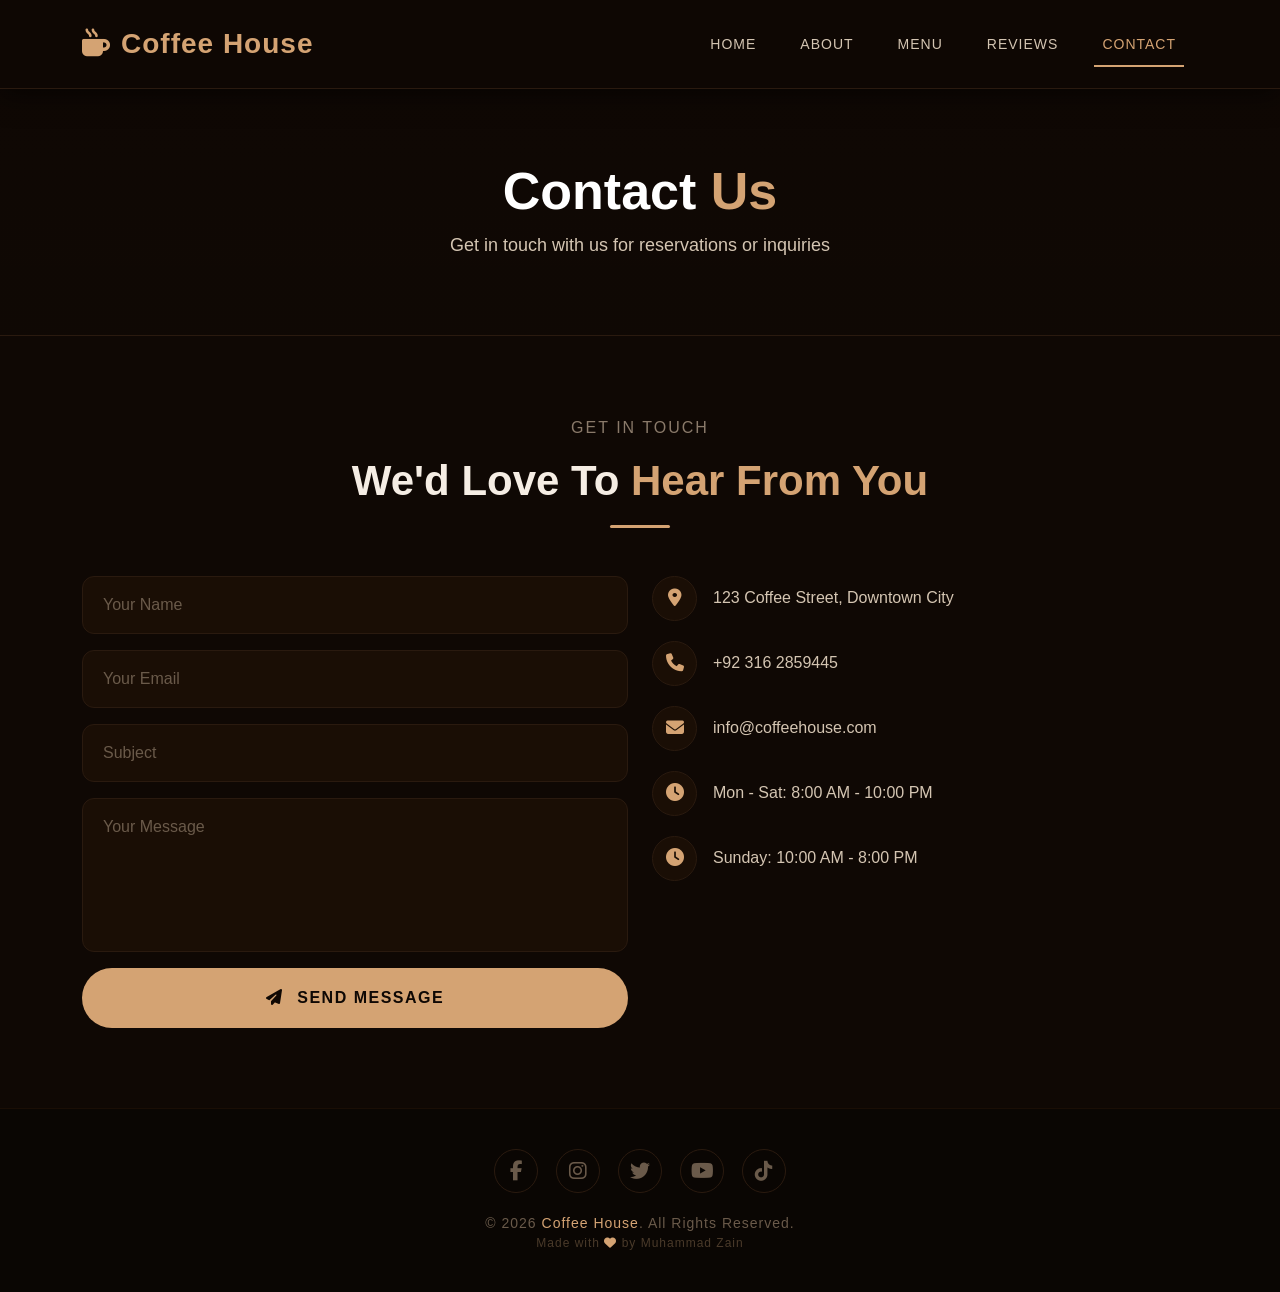
<file: contact.html>
<!DOCTYPE html>
<html lang="en">
<head>
    <meta charset="UTF-8">
    <meta name="viewport" content="width=device-width, initial-scale=1.0">
    <title>Contact - Coffee House</title>

    <!-- Bootstrap 5 -->
    <link href="https://cdn.jsdelivr.net/npm/bootstrap@5.3.3/dist/css/bootstrap.min.css" rel="stylesheet">
    <!-- Font Awesome -->
    <link rel="stylesheet" href="https://cdnjs.cloudflare.com/ajax/libs/font-awesome/6.5.0/css/all.min.css">
    <!-- Custom CSS -->
    <link rel="stylesheet" href="style.css">
</head>
<body>

    <!-- ===== NAVBAR ===== -->
    <nav class="navbar navbar-expand-lg navbar-dark fixed-top">
        <div class="container">
            <a class="navbar-brand" href="index.html">
                <i class="fas fa-mug-hot"></i>Coffee House
            </a>

            <button class="navbar-toggler" type="button" data-bs-toggle="collapse" data-bs-target="#menu">
                <span class="navbar-toggler-icon"></span>
            </button>

            <div class="collapse navbar-collapse" id="menu">
                <ul class="navbar-nav ms-auto">
                    <li class="nav-item"><a class="nav-link" href="index.html">Home</a></li>
                    <li class="nav-item"><a class="nav-link" href="about.html">About</a></li>
                    <li class="nav-item"><a class="nav-link" href="menu.html">Menu</a></li>
                    <li class="nav-item"><a class="nav-link" href="reviews.html">Reviews</a></li>
                    <li class="nav-item"><a class="nav-link active" href="contact.html">Contact</a></li>
                </ul>
            </div>
        </div>
    </nav>

    <!-- ===== PAGE HEADER ===== -->
    <section class="page-header">
        <div class="container">
            <h1>Contact <span>Us</span></h1>
            <p>Get in touch with us for reservations or inquiries</p>
        </div>
    </section>

    <!-- ===== CONTACT CONTENT ===== -->
    <section class="contact-page">
        <div class="container">
            <div class="text-center mb-5">
                <p class="section-subtitle">Get In Touch</p>
                <h2 class="section-title">We'd Love To <span>Hear From You</span></h2>
                <div class="section-divider"></div>
            </div>

            <div class="row">
                <div class="col-lg-6">
                    <form id="contactForm">
                        <input type="text" class="form-control mb-3" placeholder="Your Name" required>
                        <input type="email" class="form-control mb-3" placeholder="Your Email" required>
                        <input type="text" class="form-control mb-3" placeholder="Subject" required>
                        <textarea class="form-control mb-3" rows="5" placeholder="Your Message" required></textarea>
                        <button type="submit" class="coffee-btn">
                            <i class="fas fa-paper-plane"></i> Send Message
                        </button>
                    </form>
                </div>

                <div class="col-lg-6">
                    <div class="contact-info">
                        <div class="info-item">
                            <i class="fas fa-map-marker-alt"></i>
                            <span>123 Coffee Street, Downtown City</span>
                        </div>
                        <div class="info-item">
                            <i class="fas fa-phone"></i>
                            <span>+92 316 2859445</span>
                        </div>
                        <div class="info-item">
                            <i class="fas fa-envelope"></i>
                            <span>info@coffeehouse.com</span>
                        </div>
                        <div class="info-item">
                            <i class="fas fa-clock"></i>
                            <span>Mon - Sat: 8:00 AM - 10:00 PM</span>
                        </div>
                        <div class="info-item">
                            <i class="fas fa-clock"></i>
                            <span>Sunday: 10:00 AM - 8:00 PM</span>
                        </div>
                    </div>
                </div>
            </div>
        </div>
    </section>

    <!-- ===== FOOTER ===== -->
    <footer>
        <div class="container">
            <div class="social-links">
                <a href="#"><i class="fab fa-facebook-f"></i></a>
                <a href="#"><i class="fab fa-instagram"></i></a>
                <a href="#"><i class="fab fa-twitter"></i></a>
                <a href="#"><i class="fab fa-youtube"></i></a>
                <a href="#"><i class="fab fa-tiktok"></i></a>
            </div>
            <p>&copy; 2026 <span>Coffee House</span>. All Rights Reserved.</p>
            <p style="font-size:12px; color:#4a3a2a;">Made with <i class="fas fa-heart" style="color:#d4a373;"></i> by Muhammad Zain</p>
        </div>
    </footer>

    <!-- ===== SCRIPTS ===== -->
    <script src="https://cdn.jsdelivr.net/npm/bootstrap@5.3.3/dist/js/bootstrap.bundle.min.js"></script>
    <script src="script.js"></script>

</body>
</html>
</file>
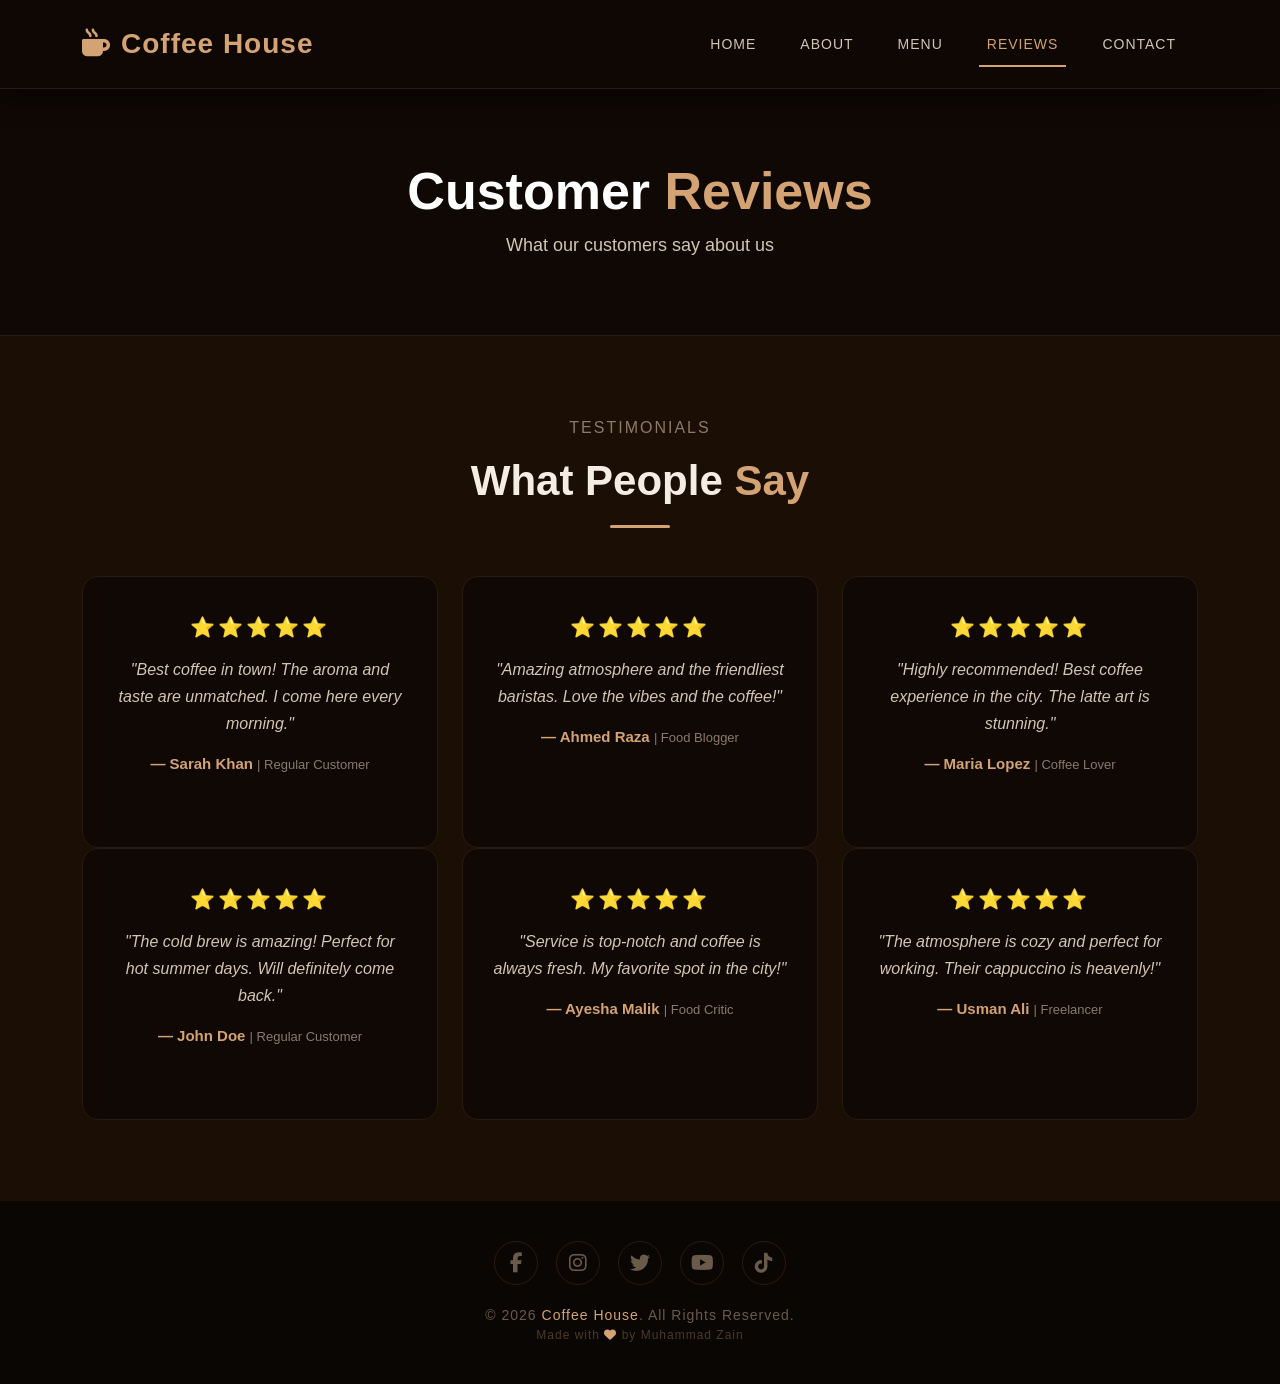
<file: reviews.html>
<!DOCTYPE html>
<html lang="en">
<head>
    <meta charset="UTF-8">
    <meta name="viewport" content="width=device-width, initial-scale=1.0">
    <title>Reviews - Coffee House</title>

    <!-- Bootstrap 5 -->
    <link href="https://cdn.jsdelivr.net/npm/bootstrap@5.3.3/dist/css/bootstrap.min.css" rel="stylesheet">
    <!-- Font Awesome -->
    <link rel="stylesheet" href="https://cdnjs.cloudflare.com/ajax/libs/font-awesome/6.5.0/css/all.min.css">
    <!-- Custom CSS -->
    <link rel="stylesheet" href="style.css">
</head>
<body>

    <!-- ===== NAVBAR ===== -->
    <nav class="navbar navbar-expand-lg navbar-dark fixed-top">
        <div class="container">
            <a class="navbar-brand" href="index.html">
                <i class="fas fa-mug-hot"></i>Coffee House
            </a>

            <button class="navbar-toggler" type="button" data-bs-toggle="collapse" data-bs-target="#menu">
                <span class="navbar-toggler-icon"></span>
            </button>

            <div class="collapse navbar-collapse" id="menu">
                <ul class="navbar-nav ms-auto">
                    <li class="nav-item"><a class="nav-link" href="index.html">Home</a></li>
                    <li class="nav-item"><a class="nav-link" href="about.html">About</a></li>
                    <li class="nav-item"><a class="nav-link" href="menu.html">Menu</a></li>
                    <li class="nav-item"><a class="nav-link active" href="reviews.html">Reviews</a></li>
                    <li class="nav-item"><a class="nav-link" href="contact.html">Contact</a></li>
                </ul>
            </div>
        </div>
    </nav>

    <!-- ===== PAGE HEADER ===== -->
    <section class="page-header">
        <div class="container">
            <h1>Customer <span>Reviews</span></h1>
            <p>What our customers say about us</p>
        </div>
    </section>

    <!-- ===== REVIEWS CONTENT ===== -->
    <section class="reviews-page">
        <div class="container">
            <div class="text-center mb-5">
                <p class="section-subtitle">Testimonials</p>
                <h2 class="section-title">What People <span>Say</span></h2>
                <div class="section-divider"></div>
            </div>

            <div class="row">
                <div class="col-md-4">
                    <div class="review-card">
                        <div class="stars">⭐⭐⭐⭐⭐</div>
                        <p class="review-text">"Best coffee in town! The aroma and taste are unmatched. I come here every morning."</p>
                        <p class="reviewer">— Sarah Khan <span>| Regular Customer</span></p>
                    </div>
                </div>

                <div class="col-md-4">
                    <div class="review-card">
                        <div class="stars">⭐⭐⭐⭐⭐</div>
                        <p class="review-text">"Amazing atmosphere and the friendliest baristas. Love the vibes and the coffee!"</p>
                        <p class="reviewer">— Ahmed Raza <span>| Food Blogger</span></p>
                    </div>
                </div>

                <div class="col-md-4">
                    <div class="review-card">
                        <div class="stars">⭐⭐⭐⭐⭐</div>
                        <p class="review-text">"Highly recommended! Best coffee experience in the city. The latte art is stunning."</p>
                        <p class="reviewer">— Maria Lopez <span>| Coffee Lover</span></p>
                    </div>
                </div>

                <div class="col-md-4">
                    <div class="review-card">
                        <div class="stars">⭐⭐⭐⭐⭐</div>
                        <p class="review-text">"The cold brew is amazing! Perfect for hot summer days. Will definitely come back."</p>
                        <p class="reviewer">— John Doe <span>| Regular Customer</span></p>
                    </div>
                </div>

                <div class="col-md-4">
                    <div class="review-card">
                        <div class="stars">⭐⭐⭐⭐⭐</div>
                        <p class="review-text">"Service is top-notch and coffee is always fresh. My favorite spot in the city!"</p>
                        <p class="reviewer">— Ayesha Malik <span>| Food Critic</span></p>
                    </div>
                </div>

                <div class="col-md-4">
                    <div class="review-card">
                        <div class="stars">⭐⭐⭐⭐⭐</div>
                        <p class="review-text">"The atmosphere is cozy and perfect for working. Their cappuccino is heavenly!"</p>
                        <p class="reviewer">— Usman Ali <span>| Freelancer</span></p>
                    </div>
                </div>
            </div>
        </div>
    </section>

    <!-- ===== FOOTER ===== -->
    <footer>
        <div class="container">
            <div class="social-links">
                <a href="#"><i class="fab fa-facebook-f"></i></a>
                <a href="#"><i class="fab fa-instagram"></i></a>
                <a href="#"><i class="fab fa-twitter"></i></a>
                <a href="#"><i class="fab fa-youtube"></i></a>
                <a href="#"><i class="fab fa-tiktok"></i></a>
            </div>
            <p>&copy; 2026 <span>Coffee House</span>. All Rights Reserved.</p>
            <p style="font-size:12px; color:#4a3a2a;">Made with <i class="fas fa-heart" style="color:#d4a373;"></i> by Muhammad Zain</p>
        </div>
    </footer>

    <!-- ===== SCRIPTS ===== -->
    <script src="https://cdn.jsdelivr.net/npm/bootstrap@5.3.3/dist/js/bootstrap.bundle.min.js"></script>
    <script src="script.js"></script>

</body>
</html>
</file>
<file: style.css>
/* ============================================================
   CUSTOM CSS - Coffee House (Common for all pages)
   ============================================================ */

/* ----- RESET & BASE ----- */
* {
    margin: 0;
    padding: 0;
    box-sizing: border-box;
}

html {
    scroll-behavior: smooth;
}

body {
    font-family: 'Segoe UI', Tahoma, Geneva, Verdana, sans-serif;
    background: #0f0804;
    color: #f5ede4;
    padding-top: 80px;
}

/* ----- NAVBAR ----- */
.navbar {
    background: rgba(15, 8, 4, 0.95);
    padding: 18px 0;
    box-shadow: 0 4px 30px rgba(0, 0, 0, 0.6);
    backdrop-filter: blur(10px);
    border-bottom: 1px solid #2a1a0f;
}

.navbar-brand {
    font-size: 28px;
    font-weight: 700;
    color: #d4a373 !important;
    letter-spacing: 1px;
}

.navbar-brand i {
    color: #d4a373;
    margin-right: 10px;
}

.navbar-brand:hover {
    color: #e8c39e !important;
}

.nav-link {
    color: #d4c5b2 !important;
    font-weight: 500;
    margin: 0 14px;
    transition: 0.3s;
    font-size: 14px;
    letter-spacing: 1px;
    text-transform: uppercase;
    position: relative;
}

.nav-link::after {
    content: '';
    position: absolute;
    bottom: -4px;
    left: 0;
    width: 0;
    height: 2px;
    background: #d4a373;
    transition: 0.3s;
}

.nav-link:hover::after {
    width: 100%;
}

.nav-link:hover {
    color: #d4a373 !important;
}

.nav-link.active {
    color: #d4a373 !important;
}

.nav-link.active::after {
    width: 100%;
}

/* ----- PAGE HEADER (Common for all inner pages) ----- */
.page-header {
    background: linear-gradient(rgba(15, 8, 4, 0.85), rgba(15, 8, 4, 0.90)),
        url('https://images.unsplash.com/photo-1495474472287-4d71bcdd2085?w=1600');
    background-size: cover;
    background-position: center;
    padding: 80px 0 60px;
    text-align: center;
    border-bottom: 1px solid #2a1a0f;
}

.page-header h1 {
    font-size: 52px;
    font-weight: 800;
    color: #fff;
}

.page-header h1 span {
    color: #d4a373;
}

.page-header p {
    color: #d4c5b2;
    font-size: 18px;
    margin-top: 10px;
}

/* ----- SECTION HEADINGS ----- */
.section-title {
    font-size: 42px;
    font-weight: 700;
    color: #f5ede4;
    margin-bottom: 15px;
}

.section-title span {
    color: #d4a373;
}

.section-subtitle {
    color: #8a7a6a;
    font-size: 16px;
    letter-spacing: 2px;
    text-transform: uppercase;
}

.section-divider {
    width: 60px;
    height: 3px;
    background: #d4a373;
    margin: 18px auto 0;
    border-radius: 2px;
}

/* ----- COFFEE BUTTON ----- */
.coffee-btn {
    background: #d4a373;
    color: #0f0804;
    padding: 16px 44px;
    border-radius: 50px;
    font-weight: 700;
    letter-spacing: 1.5px;
    transition: 0.4s;
    border: none;
    text-decoration: none;
    display: inline-block;
    text-transform: uppercase;
    font-size: 14px;
}

.coffee-btn:hover {
    background: #e8c39e;
    color: #0f0804;
    transform: translateY(-4px);
    box-shadow: 0 12px 35px rgba(212, 163, 115, 0.4);
}

.coffee-btn i {
    margin-right: 8px;
}

/* ----- HERO SECTION (Home Page) ----- */
.hero {
    background: linear-gradient(rgba(15, 8, 4, 0.88), rgba(15, 8, 4, 0.92)),
        url('https://images.unsplash.com/photo-1495474472287-4d71bcdd2085?w=1600');
    background-size: cover;
    background-position: center;
    background-attachment: fixed;
    min-height: 100vh;
    display: flex;
    align-items: center;
    padding-top: 80px;
    position: relative;
}

.hero::before {
    content: '';
    position: absolute;
    top: 0;
    left: 0;
    right: 0;
    bottom: 0;
    background: radial-gradient(circle at 70% 50%, rgba(212, 163, 115, 0.08), transparent 70%);
    pointer-events: none;
}

.small-heading {
    color: #d4a373;
    font-size: 13px;
    letter-spacing: 5px;
    text-transform: uppercase;
    margin-bottom: 18px;
    font-weight: 600;
}

.small-heading i {
    margin-right: 8px;
}

.hero h1 {
    font-size: 64px;
    font-weight: 800;
    color: #fff;
    line-height: 1.15;
    margin-bottom: 20px;
}

.hero h1 span {
    color: #d4a373;
    position: relative;
}

.hero h1 span::after {
    content: '';
    position: absolute;
    bottom: 2px;
    left: 0;
    width: 100%;
    height: 4px;
    background: #d4a373;
    border-radius: 2px;
    opacity: 0.4;
}

.hero p {
    color: #d4c5b2;
    font-size: 18px;
    margin-bottom: 32px;
    max-width: 500px;
}

/* ----- COFFEE CUP IMAGE WITH FLOAT ANIMATION ----- */
.cup-img {
    max-width: 380px;
    filter: drop-shadow(0 25px 50px rgba(212, 163, 115, 0.25));
    animation: float 4s ease-in-out infinite;
}

@keyframes float {
    0%,
    100% {
        transform: translateY(0px) rotate(-2deg);
    }
    50% {
        transform: translateY(-25px) rotate(2deg);
    }
}

.hero-stats {
    margin-top: 50px;
    display: flex;
    gap: 40px;
}

.hero-stats .stat {
    text-align: center;
}

.hero-stats .stat-number {
    font-size: 32px;
    font-weight: 800;
    color: #d4a373;
    display: block;
}

.hero-stats .stat-label {
    font-size: 13px;
    color: #8a7a6a;
    text-transform: uppercase;
    letter-spacing: 1px;
}

/* ----- ABOUT PAGE ----- */
.about-page {
    background: #1a0e05;
    padding: 80px 0;
}

.about-page h2 {
    font-size: 42px;
    font-weight: 700;
    color: #f5ede4;
}

.about-page h2 span {
    color: #d4a373;
}

.about-page p {
    color: #b8a89a;
    font-size: 17px;
    line-height: 1.9;
}

/* ----- ABOUT IMAGE ----- */
.about-img {
    width: 100%;
    border-radius: 16px;
    box-shadow: 0 20px 50px rgba(0, 0, 0, 0.5);
    transition: 0.5s;
    border: 1px solid #2a1a0f;
}

.about-img:hover {
    transform: scale(1.02);
    box-shadow: 0 25px 60px rgba(212, 163, 115, 0.15);
}

.about-features {
    display: grid;
    grid-template-columns: 1fr 1fr;
    gap: 15px;
    margin-top: 25px;
}

.about-features .feature {
    display: flex;
    align-items: center;
    gap: 12px;
    color: #d4c5b2;
    font-size: 15px;
}

.about-features .feature i {
    color: #d4a373;
    font-size: 18px;
}

/* ----- MENU PAGE ----- */
.menu-page {
    background: #0f0804;
    padding: 80px 0;
}

/* ----- MENU CARD ----- */
.menu-card {
    background: #1a0e05;
    padding: 35px 25px;
    border-radius: 16px;
    text-align: center;
    transition: 0.4s;
    border: 1px solid #2a1a0f;
    height: 100%;
    position: relative;
    overflow: hidden;
    margin-bottom: 20px;
}

.menu-card::before {
    content: '';
    position: absolute;
    top: 0;
    left: 0;
    right: 0;
    height: 3px;
    background: linear-gradient(90deg, #d4a373, #e8c39e);
    transform: scaleX(0);
    transition: 0.4s;
}

.menu-card:hover::before {
    transform: scaleX(1);
}

.menu-card:hover {
    transform: translateY(-10px);
    border-color: #d4a373;
    box-shadow: 0 20px 50px rgba(212, 163, 115, 0.1);
}

/* ----- MENU CARD IMAGE ----- */
.menu-card img {
    width: 80px;
    height: 80px;
    object-fit: contain;
    margin-bottom: 18px;
    filter: drop-shadow(0 4px 15px rgba(212, 163, 115, 0.2));
}

.menu-card h4 {
    color: #d4a373;
    font-size: 22px;
    font-weight: 700;
    margin-bottom: 8px;
}

.menu-card p {
    color: #b8a89a;
    font-size: 14px;
    margin-bottom: 12px;
}

.menu-card .price {
    display: inline-block;
    background: #d4a373;
    color: #0f0804;
    padding: 8px 28px;
    border-radius: 30px;
    font-weight: 700;
    font-size: 18px;
}

.menu-card .badge-popular {
    position: absolute;
    top: 15px;
    right: 15px;
    background: #d4a373;
    color: #0f0804;
    font-size: 10px;
    padding: 4px 14px;
    border-radius: 30px;
    font-weight: 700;
    letter-spacing: 1px;
    text-transform: uppercase;
}

/* ----- REVIEWS PAGE ----- */
.reviews-page {
    background: #1a0e05;
    padding: 80px 0;
}

.review-card {
    background: #0f0804;
    padding: 35px 30px;
    border-radius: 16px;
    text-align: center;
    border: 1px solid #2a1a0f;
    transition: 0.4s;
    height: 100%;
    margin-bottom: 20px;
}

.review-card:hover {
    border-color: #d4a373;
    transform: translateY(-6px);
    box-shadow: 0 15px 40px rgba(0, 0, 0, 0.3);
}

.review-card .stars {
    color: #f5b342;
    font-size: 20px;
    margin-bottom: 14px;
    letter-spacing: 3px;
}

.review-card .review-text {
    color: #d4c5b2;
    font-size: 16px;
    font-style: italic;
    line-height: 1.7;
}

.review-card .reviewer {
    font-weight: 700;
    color: #d4a373;
    margin-top: 14px;
    font-style: normal;
    font-size: 15px;
}

.review-card .reviewer span {
    color: #8a7a6a;
    font-weight: 400;
    font-size: 13px;
}

/* ----- CONTACT PAGE ----- */
.contact-page {
    background: #0f0804;
    padding: 80px 0;
}

.contact-page .form-control {
    background: #1a0e05;
    border: 1px solid #2a1a0f;
    color: #f5ede4;
    padding: 16px 20px;
    border-radius: 12px;
    transition: 0.3s;
}

.contact-page .form-control::placeholder {
    color: #6a5a4a;
}

.contact-page .form-control:focus {
    border-color: #d4a373;
    box-shadow: 0 0 0 4px rgba(212, 163, 115, 0.12);
    background: #1a0e05;
    color: #f5ede4;
}

.contact-page textarea.form-control {
    resize: none;
}

.contact-page .coffee-btn {
    width: 100%;
    padding: 18px;
    font-size: 16px;
}

.contact-info {
    display: flex;
    flex-direction: column;
    gap: 20px;
}

.contact-info .info-item {
    display: flex;
    align-items: center;
    gap: 16px;
    color: #d4c5b2;
    font-size: 16px;
}

.contact-info .info-item i {
    width: 45px;
    height: 45px;
    background: #1a0e05;
    border: 1px solid #2a1a0f;
    border-radius: 50%;
    display: flex;
    align-items: center;
    justify-content: center;
    color: #d4a373;
    font-size: 18px;
    transition: 0.3s;
}

.contact-info .info-item:hover i {
    border-color: #d4a373;
    background: #2a1a0f;
}

/* ----- FOOTER ----- */
footer {
    background: #0a0603;
    color: #6a5a4a;
    text-align: center;
    padding: 40px 20px;
    border-top: 1px solid #1a0e05;
}

footer .social-links {
    display: flex;
    justify-content: center;
    gap: 18px;
    margin-bottom: 20px;
}

footer .social-links a {
    color: #6a5a4a;
    font-size: 20px;
    transition: 0.3s;
    width: 44px;
    height: 44px;
    border-radius: 50%;
    border: 1px solid #2a1a0f;
    display: flex;
    align-items: center;
    justify-content: center;
    text-decoration: none;
}

footer .social-links a:hover {
    color: #d4a373;
    border-color: #d4a373;
    transform: translateY(-4px);
    box-shadow: 0 8px 25px rgba(212, 163, 115, 0.15);
}

footer p {
    font-size: 14px;
    letter-spacing: 1px;
    margin: 0;
}

footer p span {
    color: #d4a373;
}

/* ============================================================
   RESPONSIVE
   ============================================================ */

@media (max-width: 992px) {
    .hero h1 {
        font-size: 48px;
    }

    .cup-img {
        max-width: 280px;
    }

    .hero-stats {
        gap: 25px;
    }
}

@media (max-width: 768px) {
    .hero {
        text-align: center;
        padding-top: 100px;
    }

    .hero h1 {
        font-size: 36px;
    }

    .hero p {
        margin-left: auto;
        margin-right: auto;
    }

    .hero-stats {
        justify-content: center;
    }

    .cup-img {
        max-width: 220px;
        margin-top: 30px;
    }

    .section-title {
        font-size: 32px;
    }

    .about-page h2 {
        font-size: 32px;
    }

    .about-features {
        grid-template-columns: 1fr;
    }

    .about-img {
        margin-bottom: 30px;
    }

    .contact-info {
        margin-top: 30px;
    }

    .page-header h1 {
        font-size: 36px;
    }
}

@media (max-width: 480px) {
    .hero h1 {
        font-size: 28px;
    }

    .small-heading {
        font-size: 11px;
        letter-spacing: 3px;
    }

    .hero-stats .stat-number {
        font-size: 24px;
    }

    .hero-stats .stat-label {
        font-size: 11px;
    }

    .navbar-brand {
        font-size: 20px;
    }

    .section-title {
        font-size: 26px;
    }

    .page-header h1 {
        font-size: 28px;
    }
}
</file>
